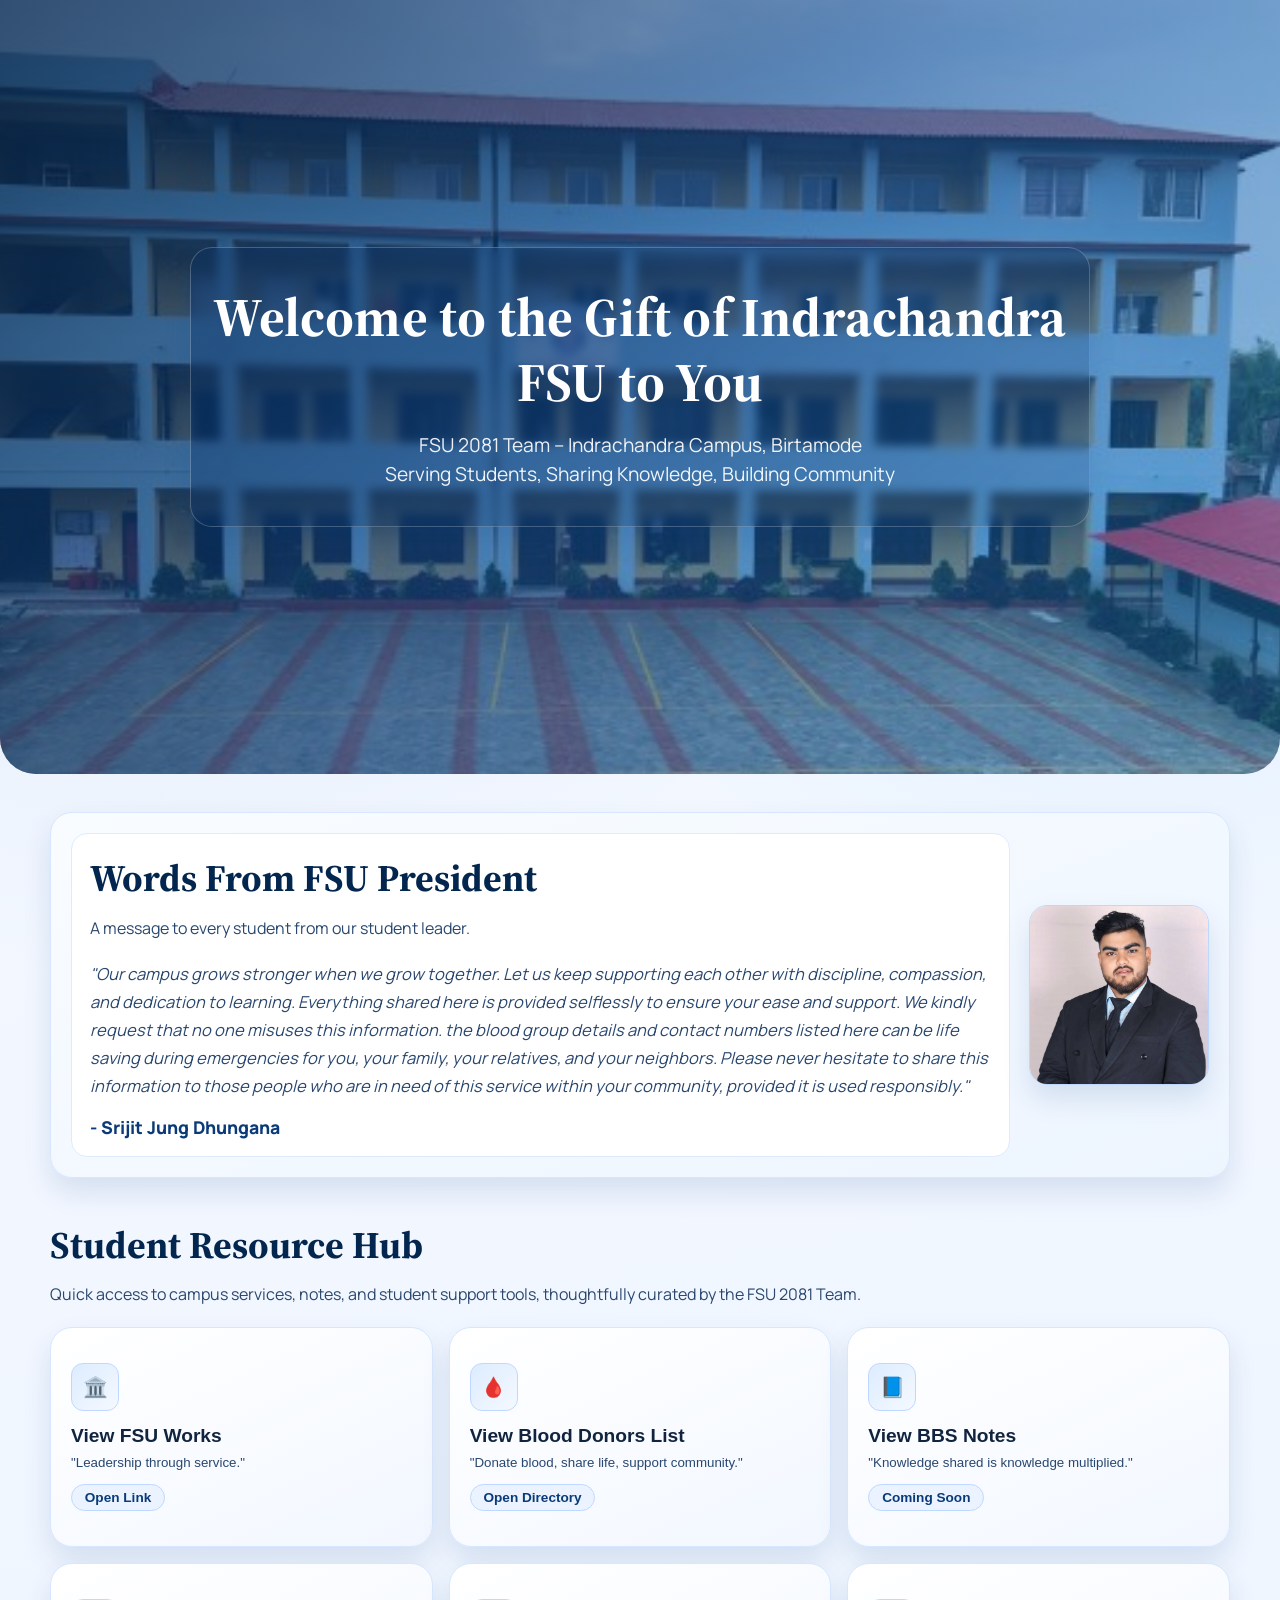
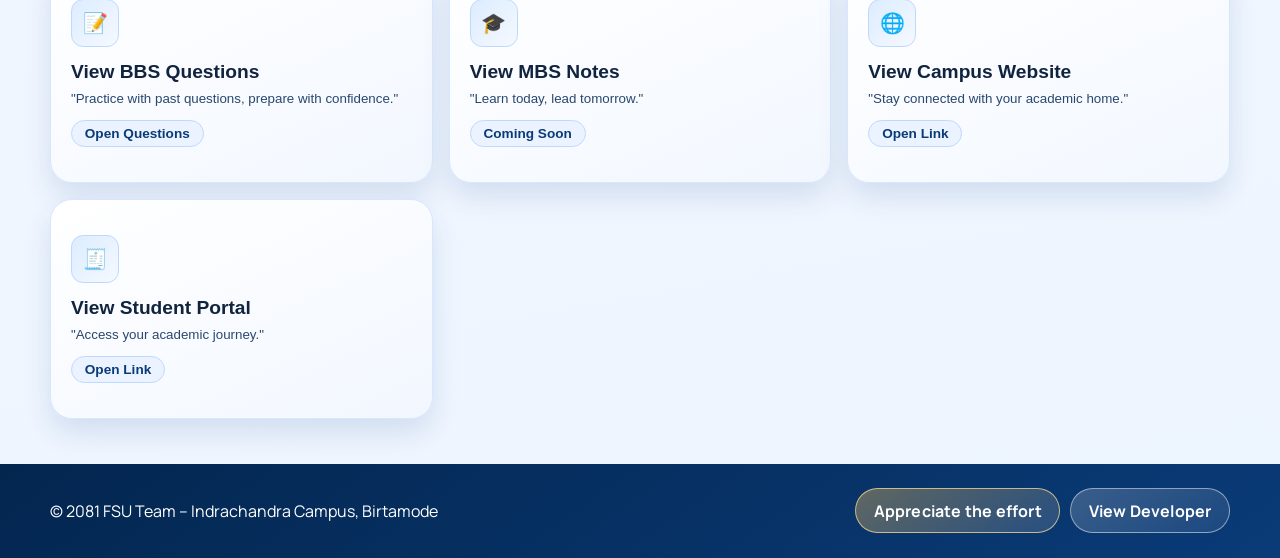
<file: index.html>
<!DOCTYPE html>
<html lang="en">
<head>
    <meta charset="UTF-8">
    <meta name="viewport" content="width=device-width, initial-scale=1.0">
    <meta name="description" content="FSU 2081 Team student support portal for Indrachandra Campus, Birtamode.">
    <title>FSU 2081 Team | Indrachandra Campus</title>
    <link rel="stylesheet" href="style.css">
</head>
<body>
    <header class="hero">
        <img class="hero-media" src="indrachandra.jpg" alt="Indrachandra Campus">
        <div class="hero-content">
            <article class="hero-card">
                <h1 class="hero-title">Welcome to the Gift of Indrachandra FSU to You</h1>
                <p class="hero-subtitle">
                    FSU 2081 Team – Indrachandra Campus, Birtamode<br>
                    Serving Students, Sharing Knowledge, Building Community
                </p>
            </article>
        </div>
    </header>

    <main class="site-shell">
        <section class="section president-message" aria-labelledby="president-words-title">
            <div class="president-wrap">
                <article class="president-words-card">
                    <h2 class="section-title" id="president-words-title">Words From FSU President</h2>
                    <p class="section-subtitle">A message to every student from our student leader.</p>
                    <blockquote class="president-quote">
                        "Our campus grows stronger when we grow together. Let us keep supporting each other with discipline, compassion, and dedication to learning.
                        Everything shared here is provided selflessly to ensure your ease and support. We kindly request that no one misuses this information.
                        the blood group details and contact numbers listed here can be life saving during emergencies for you, your family, your relatives, and your neighbors. Please never hesitate to share this information to those people who are in need of this service within your community, provided it is used responsibly."
                    </blockquote>
                    <p class="president-sign">- Srijit Jung Dhungana</p>
                </article>
                <figure class="president-photo-wrap">
                    <img class="president-photo" src="srijit.jpeg" alt="Srijit Dhungana, FSU President">
                </figure>
            </div>
        </section>

        <section class="section" id="resources" aria-labelledby="resources-title">
            <h2 class="section-title" id="resources-title">Student Resource Hub</h2>
            <p class="section-subtitle">
                Quick access to campus services, notes, and student support tools, thoughtfully curated by the FSU 2081 Team.
            </p>

            <div class="resource-grid">
                <button class="resource-card" data-href="https://www.facebook.com/share/v/1Bh6LGdR3z/" type="button">
                    <span class="card-icon" aria-hidden="true">🏛️</span>
                    <h3 class="card-title">View FSU Works</h3>
                    <p class="card-quote">"Leadership through service."</p>
                    <span class="inline-pill">Open Link</span>
                </button>
                <button class="resource-card" data-action="blood-donors" type="button">
                    <span class="card-icon" aria-hidden="true">🩸</span>
                    <h3 class="card-title">View Blood Donors List</h3>
                    <p class="card-quote">"Donate blood, share life, support community."</p>
                    <span class="inline-pill">Open Directory</span>
                </button>
                <button class="resource-card" data-action="bbs-notes" type="button">
                    <span class="card-icon" aria-hidden="true">📘</span>
                    <h3 class="card-title">View BBS Notes</h3>
                    <p class="card-quote">"Knowledge shared is knowledge multiplied."</p>
                    <span class="inline-pill">Coming Soon</span>
                </button>
                <button class="resource-card" data-href="bbs-questions.html" type="button">
                    <span class="card-icon" aria-hidden="true">📝</span>
                    <h3 class="card-title">View BBS Questions</h3>
                    <p class="card-quote">"Practice with past questions, prepare with confidence."</p>
                    <span class="inline-pill">Open Questions</span>
                </button>
                <button class="resource-card" data-action="mbs-notes" type="button">
                    <span class="card-icon" aria-hidden="true">🎓</span>
                    <h3 class="card-title">View MBS Notes</h3>
                    <p class="card-quote">"Learn today, lead tomorrow."</p>
                    <span class="inline-pill">Coming Soon</span>
                </button>
                <button class="resource-card" data-href="https://indrachandracampus.edu.np/" type="button">
                    <span class="card-icon" aria-hidden="true">🌐</span>
                    <h3 class="card-title">View Campus Website</h3>
                    <p class="card-quote">"Stay connected with your academic home."</p>
                    <span class="inline-pill">Open Link</span>
                </button>
                <button class="resource-card" data-href="https://student.exam.tu.edu.np" type="button">
                    <span class="card-icon" aria-hidden="true">🧾</span>
                    <h3 class="card-title">View Student Portal</h3>
                    <p class="card-quote">"Access your academic journey."</p>
                    <span class="inline-pill">Open Link</span>
                </button>
            </div>
        </section>

        <section class="section" id="fsu-works" hidden>
            <h2 class="section-title">FSU Works</h2>
            <p class="section-subtitle">Updates from student leadership initiatives will appear here soon.</p>
            <div class="placeholder-grid">
                <article class="placeholder-card">Community outreach programs and semester-wise progress reports.</article>
                <article class="placeholder-card">Student grievance facilitation and support service highlights.</article>
            </div>
        </section>

        <section class="section" id="bbs-notes" hidden>
            <h2 class="section-title">BBS Notes</h2>
            <p class="section-subtitle">Curated and verified BBS study materials are being organized for upload.</p>
            <div class="placeholder-grid">
                <article class="placeholder-card">Subject-wise chapter notes with exam-focused summaries.</article>
                <article class="placeholder-card">Model questions and revision checklists for smart preparation.</article>
            </div>
        </section>

        <section class="section" id="mbs-notes" hidden>
            <h2 class="section-title">MBS Notes</h2>
            <p class="section-subtitle">Advanced MBS resources will be available with practical and research references.</p>
            <div class="placeholder-grid">
                <article class="placeholder-card">Core papers, strategic management notes, and research techniques.</article>
                <article class="placeholder-card">Presentation material and assessment preparation resources.</article>
            </div>
        </section>

        <section class="section blood-directory" id="blood-directory" hidden>
            <h2 class="blood-header">रक्तदान जीवनदान</h2>
            <p class="blood-desc">
                This social service is carried out by FSU, Indrachandra Campus and Indrachandra Campus.
            </p>

            <div class="controls">
                <input
                    id="search-input"
                    class="control-input"
                    type="search"
                    placeholder="Search by Name, Phone, Address, or Blood Group"
                    aria-label="Search donors"
                >
                <select id="blood-group-filter" class="control-select" aria-label="Filter by blood group">
                    <option value="">All Blood Groups</option>
                </select>
            </div>

            <div class="group-summary" id="group-summary" aria-live="polite"></div>

            <p class="section-subtitle">Total matching donors: <strong id="donor-count">0</strong></p>

            <div class="table-shell">
                <table class="donor-table" aria-label="Blood donor directory">
                    <thead>
                        <tr>
                            <th>Name</th>
                            <th>Blood Group</th>
                            <th>Full Form</th>

                            <th>Phone</th>
                            <th>Address</th>
                        </tr>
                    </thead>
                    <tbody id="donor-table-body"></tbody>
                </table>
            </div>

            <p class="data-caution">Caution: Please do not misuse donor information. Use this data only for emergency support and social service.</p>

            <p id="empty-state" class="empty-state" hidden>No donors found.</p>
        </section>
    </main>

    <footer class="site-footer">
        <div class="footer-inner">
            <p>© 2081 FSU Team – Indrachandra Campus, Birtamode</p>
            <div class="footer-actions">
                <button id="appreciation-btn" class="developer-btn appreciation-btn" type="button">Appreciate the effort</button>
                <button id="developer-btn" class="developer-btn" type="button">View Developer</button>
            </div>
        </div>
    </footer>

    <div id="appreciation-layer" class="appreciation-layer" aria-hidden="true"></div>

    <div id="developer-modal" class="modal" aria-hidden="true" role="dialog" aria-labelledby="developer-modal-title">
        <div class="modal-backdrop" id="modal-backdrop"></div>
        <article class="modal-card">
            <div class="modal-top">
                <div>
                    <div class="profile-badge" aria-hidden="true">👨‍💻</div>
                </div>
                <button id="modal-close-btn" class="close-btn" type="button" aria-label="Close developer card">✕</button>
            </div>

            <h2 id="developer-modal-title" class="section-title">Developer</h2>
            <ul class="dev-list">
                <li><strong>Name:</strong> Padam Prasad Dhakal</li>
                <li><strong>Skills:</strong> Fullstack Development, AI/ML Engineer, Robotics</li>
                <li><strong>Contact:</strong> +9779749241125</li>
                <li class="socials-row">
                    <strong>Socials:</strong>
                    <div class="social-links">
                        <a class="social-chip linkedin" style="color: white;" href="https://www.linkedin.com/in/padam-prasad-dhakal-5976702b9/" target="_blank" rel="noopener noreferrer">LinkedIn</a>
                        <a class="social-chip facebook" style="color: white;" href="https://www.facebook.com/sohan.dhakal.18" target="_blank" rel="noopener noreferrer">Facebook</a>
                        <a class="social-chip instagram" style="color: white;" href="https://www.instagram.com/sohan.dhakal.37/" target="_blank" rel="noopener noreferrer">Instagram</a>
                    </div>
                </li>
                <li><strong>Email:</strong> <a href="mailto:study.sdhakal@gmail.com">study.sdhakal@gmail.com</a></li>
                <li><strong>Address:</strong> Mechinagar-11, Dhaijanmode</li>
            </ul>
        </article>
    </div>

    <script src="script.js"></script>
</body>
</html>
</file>
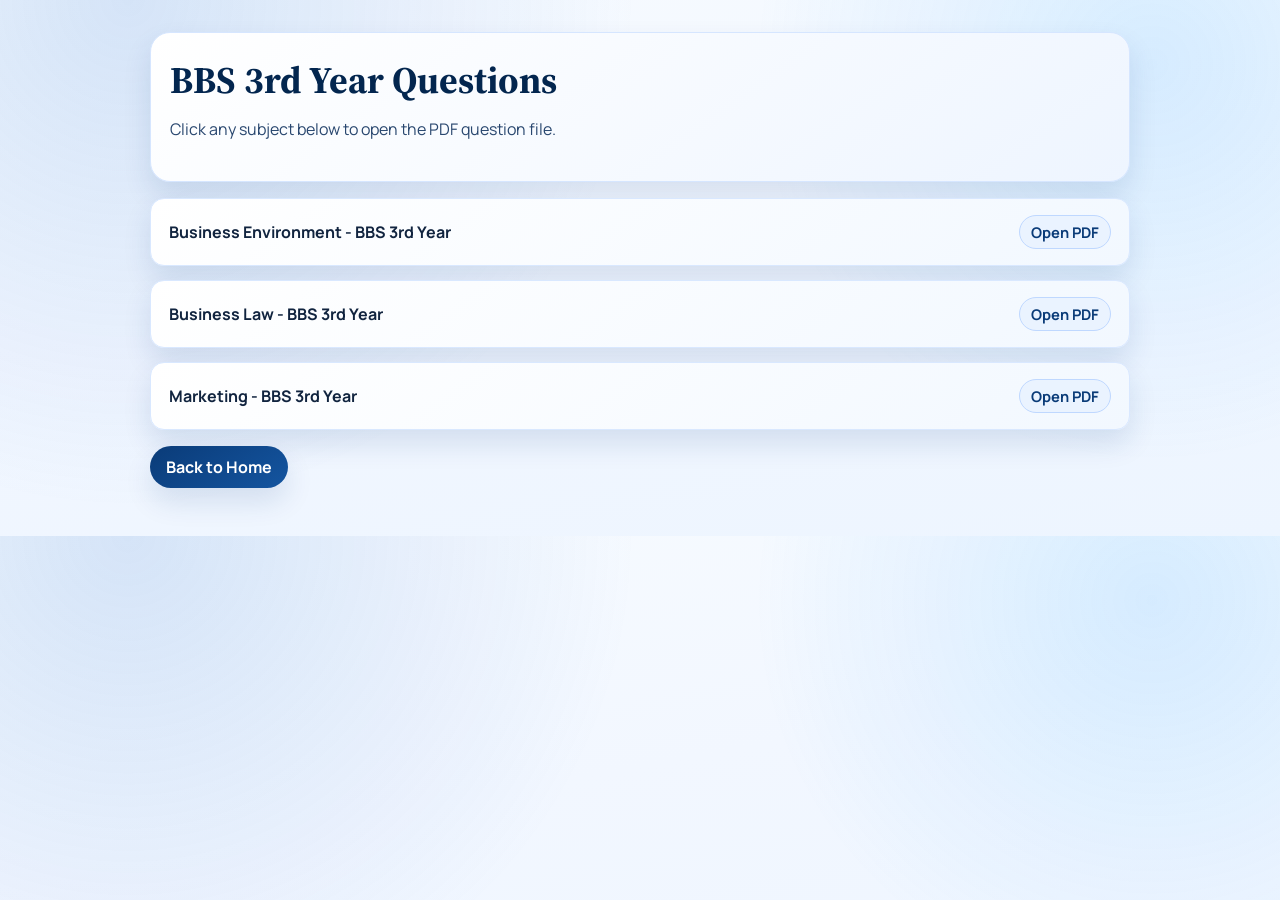
<file: bbs-questions.html>
<!DOCTYPE html>
<html lang="en">
<head>
  <meta charset="UTF-8">
  <meta name="viewport" content="width=device-width, initial-scale=1.0">
  <meta name="description" content="BBS 3rd year question papers - Indrachandra Campus.">
  <title>BBS Questions | Indrachandra Campus</title>
  <link rel="stylesheet" href="style.css">
  <style>
    .questions-shell {
      width: min(980px, calc(100% - 2rem));
      margin: 2rem auto 3rem;
    }

    .questions-header {
      background: linear-gradient(145deg, #ffffff, #eef5ff);
      border: 1px solid #d6e6ff;
      border-radius: 20px;
      box-shadow: var(--shadow-soft);
      padding: 1.2rem;
      margin-bottom: 1rem;
    }

    .questions-list {
      display: grid;
      gap: 0.9rem;
    }

    .question-card {
      display: flex;
      justify-content: space-between;
      align-items: center;
      gap: 1rem;
      padding: 1rem 1.1rem;
      background: linear-gradient(145deg, #ffffff, #f2f8ff);
      border: 1px solid #d9e8ff;
      border-radius: 14px;
      text-decoration: none;
      color: var(--ink-900);
      box-shadow: var(--shadow-soft);
      transition: transform 0.2s ease, box-shadow 0.2s ease, border-color 0.2s ease;
    }

    .question-card:hover {
      transform: translateY(-3px);
      border-color: #9ec4ff;
      box-shadow: var(--shadow-lift);
    }

    .question-name {
      margin: 0;
      font-weight: 700;
    }

    .question-open {
      white-space: nowrap;
      font-size: 0.92rem;
      font-weight: 700;
      color: var(--blue-800);
      background: #eaf3ff;
      border: 1px solid #bfd8ff;
      border-radius: 999px;
      padding: 0.3rem 0.7rem;
    }

    .back-link {
      display: inline-flex;
      align-items: center;
      justify-content: center;
      margin-top: 1rem;
      text-decoration: none;
      color: var(--white);
      background: linear-gradient(145deg, var(--blue-800), var(--blue-700));
      border-radius: 999px;
      padding: 0.55rem 1rem;
      font-weight: 700;
      box-shadow: var(--shadow-soft);
    }

    @media (max-width: 640px) {
      .question-card {
        flex-direction: column;
        align-items: flex-start;
      }
    }
  </style>
</head>
<body>
  <main class="questions-shell">
    <section class="questions-header">
      <h1 class="section-title">BBS 3rd Year Questions</h1>
      <p class="section-subtitle">Click any subject below to open the PDF question file.</p>
    </section>

    <section class="questions-list" aria-label="BBS question files">
      <a class="question-card" href="bbs%203rd%20year%20business%20enviroment%20qn%20.pdf" target="_blank" rel="noopener noreferrer">
        <p class="question-name">Business Environment - BBS 3rd Year</p>
        <span class="question-open">Open PDF</span>
      </a>

      <a class="question-card" href="bbs%203rd%20year%20business%20law1n.pdf" target="_blank" rel="noopener noreferrer">
        <p class="question-name">Business Law - BBS 3rd Year</p>
        <span class="question-open">Open PDF</span>
      </a>

      <a class="question-card" href="BBS_3rd_year_marketing_qn.pdf" target="_blank" rel="noopener noreferrer">
        <p class="question-name">Marketing - BBS 3rd Year</p>
        <span class="question-open">Open PDF</span>
      </a>
    </section>

    <a class="back-link" href="index.html">Back to Home</a>
  </main>
</body>
</html>
</file>
<file: style.css>
@import url('https://fonts.googleapis.com/css2?family=Manrope:wght@400;600;700;800&family=Source+Serif+4:wght@600;700&display=swap');

:root {
  --blue-900: #03264f;
  --blue-800: #0a3b78;
  --blue-700: #1455a0;
  --blue-500: #3c7bd6;
  --blue-100: #e9f2ff;
  --accent: #1f9fff;
  --ink-900: #11243f;
  --ink-700: #29476f;
  --ink-500: #54719a;
  --white: #ffffff;
  --surface: #f4f8ff;
  --surface-strong: #edf4ff;
  --shadow-soft: 0 14px 28px rgba(10, 59, 120, 0.12);
  --shadow-lift: 0 20px 36px rgba(10, 59, 120, 0.2);
  --radius-lg: 22px;
  --radius-md: 14px;
  --radius-sm: 10px;
}

* {
  box-sizing: border-box;
}

html {
  scroll-behavior: smooth;
}

body {
  margin: 0;
  font-family: 'Manrope', 'Segoe UI', sans-serif;
  color: var(--ink-900);
  background:
    radial-gradient(circle at 10% 0%, rgba(60, 123, 214, 0.18), transparent 40%),
    radial-gradient(circle at 90% 12%, rgba(31, 159, 255, 0.14), transparent 32%),
    linear-gradient(170deg, #f7fbff 0%, #f2f7ff 45%, #edf5ff 100%);
  line-height: 1.5;
}

img {
  max-width: 100%;
  display: block;
}

.site-shell {
  width: min(1180px, calc(100% - 2rem));
  margin-inline: auto;
}

.hero {
  min-height: 86vh;
  position: relative;
  border-radius: 0 0 36px 36px;
  overflow: hidden;
  margin-bottom: 2.2rem;
}

.hero::after {
  content: '';
  position: absolute;
  inset: 0;
  background: linear-gradient(130deg, rgba(3, 38, 79, 0.76), rgba(20, 85, 160, 0.58), rgba(31, 159, 255, 0.36));
}

.hero-media {
  position: absolute;
  inset: 0;
  width: 100%;
  height: 100%;
  object-fit: cover;
  animation: heroZoom 18s ease-in-out infinite alternate;
}

.hero-content {
  position: relative;
  z-index: 2;
  min-height: 86vh;
  display: grid;
  place-items: center;
  text-align: center;
  padding: 4rem 1.2rem;
}

.hero-card {
  width: min(900px, 100%);
  color: var(--white);
  background: linear-gradient(145deg, rgba(8, 49, 102, 0.42), rgba(9, 57, 116, 0.16));
  backdrop-filter: blur(5px);
  border: 1px solid rgba(255, 255, 255, 0.22);
  border-radius: var(--radius-lg);
  box-shadow: var(--shadow-soft);
  padding: 2.3rem 1.3rem;
  animation: fadeUp 1.1s ease forwards;
}

.hero-title {
  margin: 0;
  font-family: 'Source Serif 4', Georgia, serif;
  font-size: clamp(1.65rem, 4.7vw, 3.4rem);
  line-height: 1.2;
  letter-spacing: 0.2px;
  animation: floatText 4.2s ease-in-out infinite;
}

.hero-subtitle {
  margin: 1rem auto 0;
  max-width: 720px;
  font-size: clamp(0.95rem, 2vw, 1.2rem);
  color: rgba(255, 255, 255, 0.92);
}

.section {
  margin-block: 2.4rem;
  opacity: 0;
  transform: translateY(24px);
  transition: opacity 0.6s ease, transform 0.6s ease;
}

.section.visible {
  opacity: 1;
  transform: translateY(0);
}

.section-title {
  margin: 0;
  font-family: 'Source Serif 4', Georgia, serif;
  color: var(--blue-900);
  font-size: clamp(1.45rem, 3.2vw, 2.35rem);
}

.section-subtitle {
  margin: 0.55rem 0 1.3rem;
  color: var(--ink-700);
  max-width: 90ch;
}

.quote-ribbon {
  display: grid;
  grid-template-columns: repeat(3, minmax(0, 1fr));
  gap: 1rem;
}

.quote-chip {
  background: linear-gradient(150deg, #fafdff, #edf4ff);
  border: 1px solid #d9e8ff;
  border-radius: var(--radius-md);
  box-shadow: var(--shadow-soft);
  padding: 1rem 1.1rem;
  color: var(--ink-700);
  font-size: 0.95rem;
}

.president-message {
  background: linear-gradient(160deg, #f9fcff 0%, #edf5ff 100%);
  border: 1px solid #d7e7ff;
  border-radius: var(--radius-lg);
  box-shadow: var(--shadow-soft);
  padding: 1.25rem;
}

.president-wrap {
  display: grid;
  grid-template-columns: minmax(0, 1fr) 180px;
  gap: 1.2rem;
  align-items: center;
}

.president-photo-wrap {
  margin: 0;
  justify-self: end;
}

.president-photo {
  width: 100%;
  aspect-ratio: 1 / 1;
  object-fit: cover;
  border-radius: 18px;
  border: 1px solid #bdd7ff;
  box-shadow: var(--shadow-soft);
}

.president-words-card {
  background: var(--white);
  border: 1px solid #deebff;
  border-radius: 16px;
  padding: 1rem 1.1rem;
}

.president-quote {
  margin: 0;
  color: var(--ink-700);
  font-size: 1.03rem;
  line-height: 1.7;
  font-style: italic;
}

.president-sign {
  margin: 0.85rem 0 0;
  color: var(--blue-800);
  font-weight: 800;
  font-size: 1.1rem;
}

.resource-grid {
  display: grid;
  grid-template-columns: repeat(3, minmax(0, 1fr));
  gap: 1rem;
}

.resource-card {
  border: none;
  text-align: left;
  width: 100%;
  border-radius: var(--radius-lg);
  padding: 1.25rem;
  background: linear-gradient(155deg, #ffffff 0%, #f2f7ff 100%);
  border: 1px solid #d7e7ff;
  box-shadow: var(--shadow-soft);
  color: var(--ink-900);
  cursor: pointer;
  transition: transform 0.25s ease, box-shadow 0.25s ease, border-color 0.25s ease;
  min-height: 220px;
  position: relative;
  overflow: hidden;
}

.resource-card::after {
  content: '';
  position: absolute;
  inset: auto -40% -70% auto;
  width: 180px;
  height: 180px;
  border-radius: 999px;
  background: radial-gradient(circle, rgba(31, 159, 255, 0.22), transparent 65%);
  transition: transform 0.25s ease;
}

.resource-card:hover {
  transform: translateY(-7px);
  border-color: #9bc1ff;
  box-shadow: var(--shadow-lift);
}

.resource-card:hover::after {
  transform: scale(1.18);
}

.card-icon {
  width: 48px;
  height: 48px;
  border-radius: 12px;
  display: inline-grid;
  place-items: center;
  color: var(--blue-900);
  background: linear-gradient(135deg, #dcecff, #f5f9ff);
  border: 1px solid #bfd8ff;
  margin-bottom: 0.85rem;
  font-size: 1.25rem;
}

.card-title {
  margin: 0 0 0.5rem;
  font-size: 1.2rem;
}

.card-quote {
  margin: 0;
  color: var(--ink-700);
}

.inline-pill {
  margin-top: 0.9rem;
  display: inline-flex;
  align-items: center;
  gap: 0.45rem;
  background: #eaf3ff;
  color: var(--blue-800);
  border: 1px solid #bfd8ff;
  border-radius: 999px;
  padding: 0.3rem 0.8rem;
  font-size: 0.85rem;
  font-weight: 700;
}

.placeholder-grid {
  display: grid;
  grid-template-columns: repeat(2, minmax(0, 1fr));
  gap: 1rem;
}

.placeholder-card {
  border-radius: var(--radius-md);
  padding: 1rem;
  background: var(--surface);
  border: 1px dashed #b8d2fc;
  color: var(--ink-700);
}

.blood-directory {
  background: linear-gradient(180deg, #f8fbff 0%, #eef5ff 100%);
  border: 1px solid #d5e5ff;
  border-radius: 24px;
  box-shadow: var(--shadow-soft);
  padding: 1.25rem;
}

.blood-header {
  margin: 0 0 0.2rem;
  color: var(--blue-800);
  font-family: 'Source Serif 4', Georgia, serif;
  font-size: clamp(1.4rem, 2.5vw, 2rem);
  text-align: center;
}

.blood-desc {
  margin: 0 auto 1rem;
  color: var(--ink-700);
  max-width: 100%;
  text-align: center;
  white-space: nowrap;
  font-size: clamp(0.86rem, 1.5vw, 1rem);
}

.controls {
  display: grid;
  grid-template-columns: 2fr 1fr;
  gap: 0.8rem;
  margin-bottom: 1rem;
}

.control-input,
.control-select {
  width: 100%;
  padding: 0.7rem 0.85rem;
  border-radius: var(--radius-sm);
  border: 1px solid #b7d1fc;
  background: var(--white);
  color: var(--ink-900);
  font: inherit;
  outline: none;
}

.control-input:focus,
.control-select:focus {
  border-color: var(--blue-500);
  box-shadow: 0 0 0 3px rgba(60, 123, 214, 0.2);
}

.group-summary {
  display: grid;
  grid-template-columns: repeat(8, minmax(0, 1fr));
  gap: 0.7rem;
  margin-bottom: 1rem;
}

.group-card {
  background: linear-gradient(145deg, #ffffff, #edf4ff);
  border: 1px solid #d4e4ff;
  border-radius: 12px;
  padding: 0.65rem;
}

.group-key {
  margin: 0;
  color: var(--blue-800);
  font-weight: 800;
}

.group-full {
  margin: 0.2rem 0;
  color: var(--ink-700);
  font-size: 0.9rem;
}

.group-count {
  margin: 0;
  color: var(--ink-500);
  font-size: 0.82rem;
}

.table-shell {
  overflow: auto;
  max-height: min(80vh, 720px);
  border-radius: var(--radius-md);
  box-shadow: var(--shadow-soft);
}

.donor-table {
  width: 100%;
  border-collapse: collapse;
  min-width: 720px;
  background: var(--white);
}

.donor-table thead th {
  text-align: left;
  padding: 0.78rem;
  color: var(--white);
  background: linear-gradient(145deg, var(--blue-900), var(--blue-700));
  letter-spacing: 0.2px;
  position: sticky;
  top: 0;
  z-index: 2;
}

.donor-table tbody td {
  padding: 0.65rem 0.78rem;
  border-bottom: 1px solid #e3efff;
}

.donor-table tbody tr:nth-child(even) {
  background: #f7fbff;
}

.donor-table tbody tr:hover {
  background: #e8f2ff;
}

.empty-state {
  margin-top: 0.9rem;
  color: var(--ink-700);
  font-weight: 700;
}

.data-caution {
  margin: 0.9rem 0 0.2rem;
  padding: 0.7rem 0.9rem;
  border-radius: 10px;
  text-align: center;
  font-weight: 700;
  color: #7a3d05;
  background: linear-gradient(145deg, #fff8dd, #ffefbe);
  border: 1px solid #ffd98a;
}

.site-footer {
  margin-top: 2.8rem;
  background: linear-gradient(145deg, var(--blue-900), var(--blue-800));
  color: var(--white);
  padding: 1.2rem 0;
}

.footer-inner {
  width: min(1180px, calc(100% - 2rem));
  margin-inline: auto;
  display: flex;
  justify-content: space-between;
  gap: 1rem;
  align-items: center;
  flex-wrap: wrap;
}

.footer-actions {
  display: flex;
  gap: 0.6rem;
  align-items: center;
  flex-wrap: wrap;
}

.appreciation-counter {
  margin: 0;
  padding: 0.4rem 0.7rem;
  border-radius: 999px;
  border: 1px solid rgba(255, 255, 255, 0.38);
  background: rgba(255, 255, 255, 0.12);
  color: rgba(255, 255, 255, 0.95);
  font-size: 0.9rem;
  font-weight: 700;
  white-space: nowrap;
}

.appreciation-counter strong {
  color: #ffeaa8;
}

.developer-btn {
  border: 1px solid rgba(255, 255, 255, 0.48);
  background: linear-gradient(145deg, rgba(255, 255, 255, 0.2), rgba(255, 255, 255, 0.08));
  color: var(--white);
  border-radius: 999px;
  padding: 0.6rem 1.1rem;
  font: inherit;
  font-weight: 700;
  letter-spacing: 0.2px;
  cursor: pointer;
  position: relative;
  overflow: hidden;
  transition: transform 0.22s ease, box-shadow 0.22s ease, background 0.22s ease;
}

.developer-btn::before {
  content: '';
  position: absolute;
  inset: 0;
  transform: translateX(-120%);
  background: linear-gradient(110deg, transparent, rgba(255, 255, 255, 0.32), transparent);
  transition: transform 0.35s ease;
}

.developer-btn:hover {
  transform: translateY(-2px);
  background: linear-gradient(145deg, rgba(255, 255, 255, 0.28), rgba(255, 255, 255, 0.12));
  box-shadow: 0 8px 20px rgba(6, 27, 57, 0.3);
}

.developer-btn:hover::before {
  transform: translateX(120%);
}

.appreciation-btn {
  border-color: rgba(255, 223, 148, 0.72);
  background: linear-gradient(145deg, rgba(255, 197, 86, 0.36), rgba(255, 255, 255, 0.12));
}

.appreciation-btn.active {
  animation: pulseGlow 1s ease;
}

.site-footer.appreciated {
  animation: footerGlow 1.8s ease;
}

.appreciation-layer {
  position: fixed;
  inset: 0;
  pointer-events: none;
  overflow: hidden;
  z-index: 40;
}

.appreciation-burst {
  position: absolute;
  width: 18px;
  height: 18px;
  border-radius: 50%;
  background: radial-gradient(circle, #ffe8a3 0%, #ffd36d 50%, #ffc24d 100%);
  box-shadow: 0 0 20px rgba(255, 205, 91, 0.95);
  animation: riseBurst 2.4s cubic-bezier(0.2, 0.9, 0.2, 1) forwards;
}

.modal {
  position: fixed;
  inset: 0;
  display: none;
  place-items: center;
  padding: 1rem;
  z-index: 30;
}

.modal.open {
  display: grid;
}

.modal-backdrop {
  position: absolute;
  inset: 0;
  background: rgba(9, 35, 76, 0.6);
  backdrop-filter: blur(3px);
}

.modal-card {
  position: relative;
  z-index: 2;
  width: min(480px, 100%);
  border-radius: 20px;
  background: linear-gradient(160deg, #ffffff, #f0f6ff);
  border: 1px solid #d4e4ff;
  box-shadow: var(--shadow-lift);
  padding: 1.3rem;
  animation: modalIn 0.35s ease;
}

.modal-top {
  display: flex;
  justify-content: space-between;
  align-items: center;
  gap: 1rem;
}

.profile-badge {
  width: 54px;
  height: 54px;
  border-radius: 50%;
  display: grid;
  place-items: center;
  background: linear-gradient(140deg, #d7e9ff, #f4f9ff);
  border: 1px solid #bfd8ff;
  color: var(--blue-900);
  font-size: 1.5rem;
}

.close-btn {
  border: 1px solid #bfd8ff;
  background: #f2f7ff;
  color: var(--blue-900);
  border-radius: 999px;
  width: 34px;
  height: 34px;
  cursor: pointer;
  font-size: 1rem;
}

.dev-list {
  margin: 1rem 0 0;
  padding: 0;
  list-style: none;
}

.dev-list li {
  padding: 0.5rem 0;
  border-bottom: 1px solid #e3efff;
}

.dev-list li:last-child {
  border-bottom: none;
}

.dev-list strong {
  color: var(--blue-900);
}

.dev-list a {
  color: var(--blue-700);
  text-decoration: none;
  font-weight: 700;
}

.dev-list a:hover {
  text-decoration: underline;
}

.social-links {
  margin-top: 0;
  display: flex;
  flex-wrap: nowrap;
  gap: 0.45rem;
  overflow-x: auto;
  white-space: nowrap;
  padding-bottom: 0.2rem;
}

.socials-row {
  display: flex;
  align-items: center;
  gap: 0.7rem;
}

.socials-row strong {
  flex: 0 0 auto;
}

.socials-row .social-links {
  flex: 1 1 auto;
  min-width: 0;
}

.social-chip {
  display: inline-flex;
  align-items: center;
  justify-content: center;
  padding: 0.46rem 0.92rem;
  border-radius: 999px;
  color: #fff;
  text-decoration: none;
  font-weight: 700;
  font-size: 0.95rem;
  letter-spacing: 0.2px;
  line-height: 1;
  border: 1px solid rgba(255, 255, 255, 0.45);
  box-shadow: 0 7px 14px rgba(20, 42, 77, 0.18);
  transition: transform 0.22s ease, box-shadow 0.22s ease, filter 0.22s ease;
  text-shadow: 0 1px 2px rgba(0, 0, 0, 0.28);
  white-space: nowrap;
}

.social-chip:hover {
  text-decoration: none;
  transform: translateY(-3px) scale(1.04);
  box-shadow: 0 12px 20px rgba(20, 42, 77, 0.28);
  filter: saturate(1.14);
}

.social-chip.linkedin {
  background: linear-gradient(145deg, #0077b5, #1f9be6);
}

.social-chip.facebook {
  background: linear-gradient(145deg, #1877f2, #3b9bff);
}

.social-chip.instagram {
  background: linear-gradient(135deg, #f58529, #dd2a7b, #8134af);
}

@keyframes heroZoom {
  from {
    transform: scale(1.02);
  }
  to {
    transform: scale(1.1);
  }
}

@keyframes fadeUp {
  from {
    opacity: 0;
    transform: translateY(16px);
  }
  to {
    opacity: 1;
    transform: translateY(0);
  }
}

@keyframes floatText {
  0%,
  100% {
    transform: translateY(0);
  }
  50% {
    transform: translateY(-5px);
  }
}

@keyframes modalIn {
  from {
    opacity: 0;
    transform: scale(0.96) translateY(8px);
  }
  to {
    opacity: 1;
    transform: scale(1) translateY(0);
  }
}

@keyframes riseBurst {
  0% {
    opacity: 0;
    transform: translateY(0) scale(0.5);
  }
  18% {
    opacity: 1;
  }
  100% {
    opacity: 0;
    transform: translateY(-190px) scale(1.28);
  }
}

@keyframes pulseGlow {
  0% {
    box-shadow: 0 0 0 0 rgba(255, 220, 120, 0.7);
  }
  100% {
    box-shadow: 0 0 0 22px rgba(255, 220, 120, 0);
  }
}

@keyframes footerGlow {
  0%,
  100% {
    box-shadow: inset 0 0 0 rgba(255, 224, 130, 0);
  }
  50% {
    box-shadow: inset 0 0 80px rgba(255, 224, 130, 0.24);
  }
}

@keyframes socialFloat {
  0%,
  100% {
    transform: translateY(0);
  }
  50% {
    transform: translateY(-2px);
  }
}

@media (max-width: 960px) {
  .quote-ribbon,
  .resource-grid {
    grid-template-columns: repeat(2, minmax(0, 1fr));
  }

  .president-wrap {
    grid-template-columns: minmax(0, 1fr) 150px;
  }

  .group-summary {
    grid-template-columns: repeat(4, minmax(0, 1fr));
  }

  .controls,
  .placeholder-grid {
    grid-template-columns: 1fr;
  }
}

@media (max-width: 640px) {
  .hero {
    min-height: 72vh;
    border-radius: 0 0 26px 26px;
  }

  .hero-content {
    min-height: 72vh;
  }

  .hero-card {
    padding: 1.4rem 1rem;
  }

  .quote-ribbon,
  .resource-grid {
    grid-template-columns: 1fr;
  }

  .president-wrap {
    grid-template-columns: 1fr;
    justify-items: center;
  }

  .president-photo-wrap {
    width: min(220px, 72vw);
  }

  .president-words-card {
    width: 100%;
  }

  /* Keep group-summary at 2 cols on phones — more readable than 1 */
  .group-summary {
    grid-template-columns: repeat(2, minmax(0, 1fr));
  }

  .section {
    margin-block: 1.8rem;
  }

  /* Remove fixed height so cards don't feel bloated on mobile */
  .resource-card {
    min-height: auto;
  }

  /* Allow blood description to wrap on narrow screens */
  .blood-desc {
    white-space: normal;
  }

  /* Allow social chips to wrap on small screens */
  .social-links {
    flex-wrap: wrap;
    white-space: normal;
  }

  /* Center footer content on mobile */
  .footer-inner {
    flex-direction: column;
    align-items: center;
    text-align: center;
  }

  .footer-actions {
    justify-content: center;
  }

  .appreciation-counter {
    order: 3;
  }

  .table-shell {
    max-height: 55vh;
  }
}

@media (max-width: 400px) {
  .hero-card {
    padding: 1.1rem 0.8rem;
  }

  .developer-btn {
    padding: 0.55rem 0.85rem;
    font-size: 0.875rem;
  }

  .modal-card {
    padding: 1rem 0.85rem;
  }

  /* Allow "Socials:" label + chips to stack on very small phones */
  .socials-row {
    flex-wrap: wrap;
  }

  .data-caution {
    font-size: 0.85rem;
  }
}
</file>
